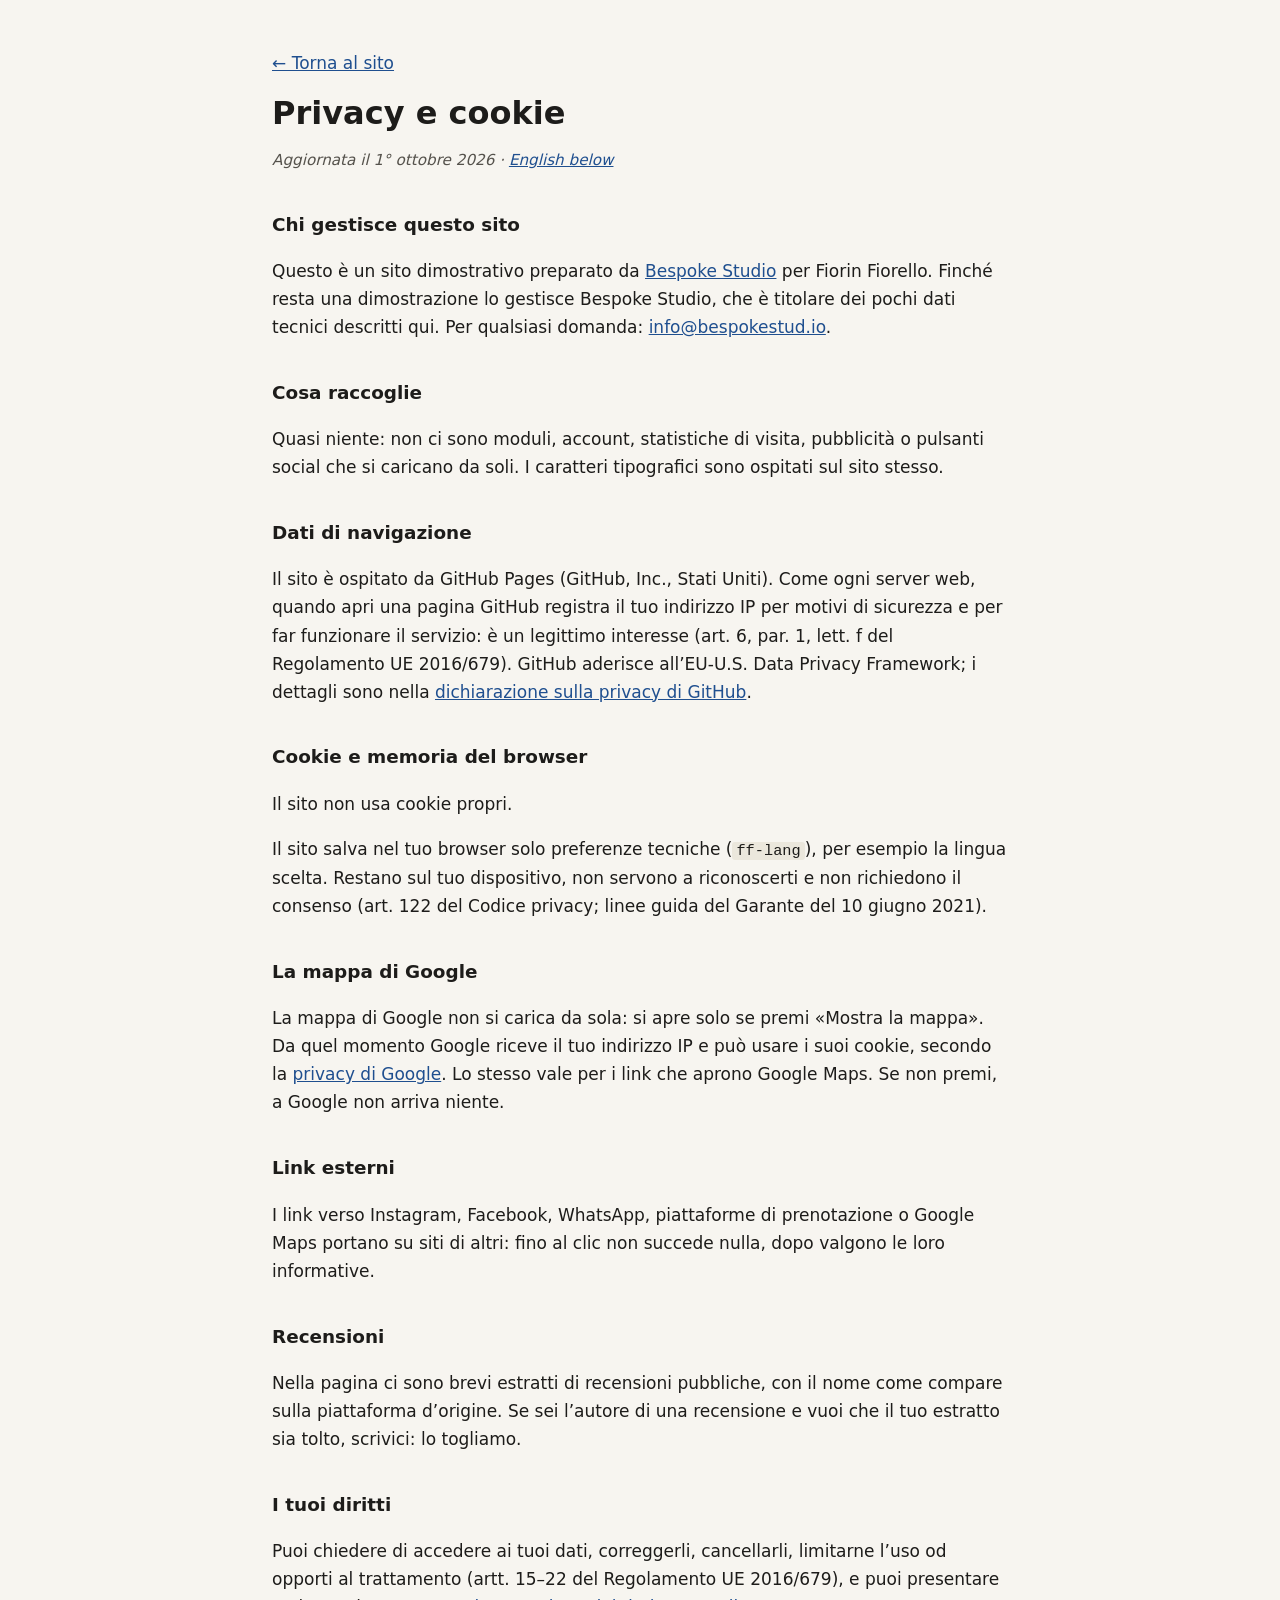
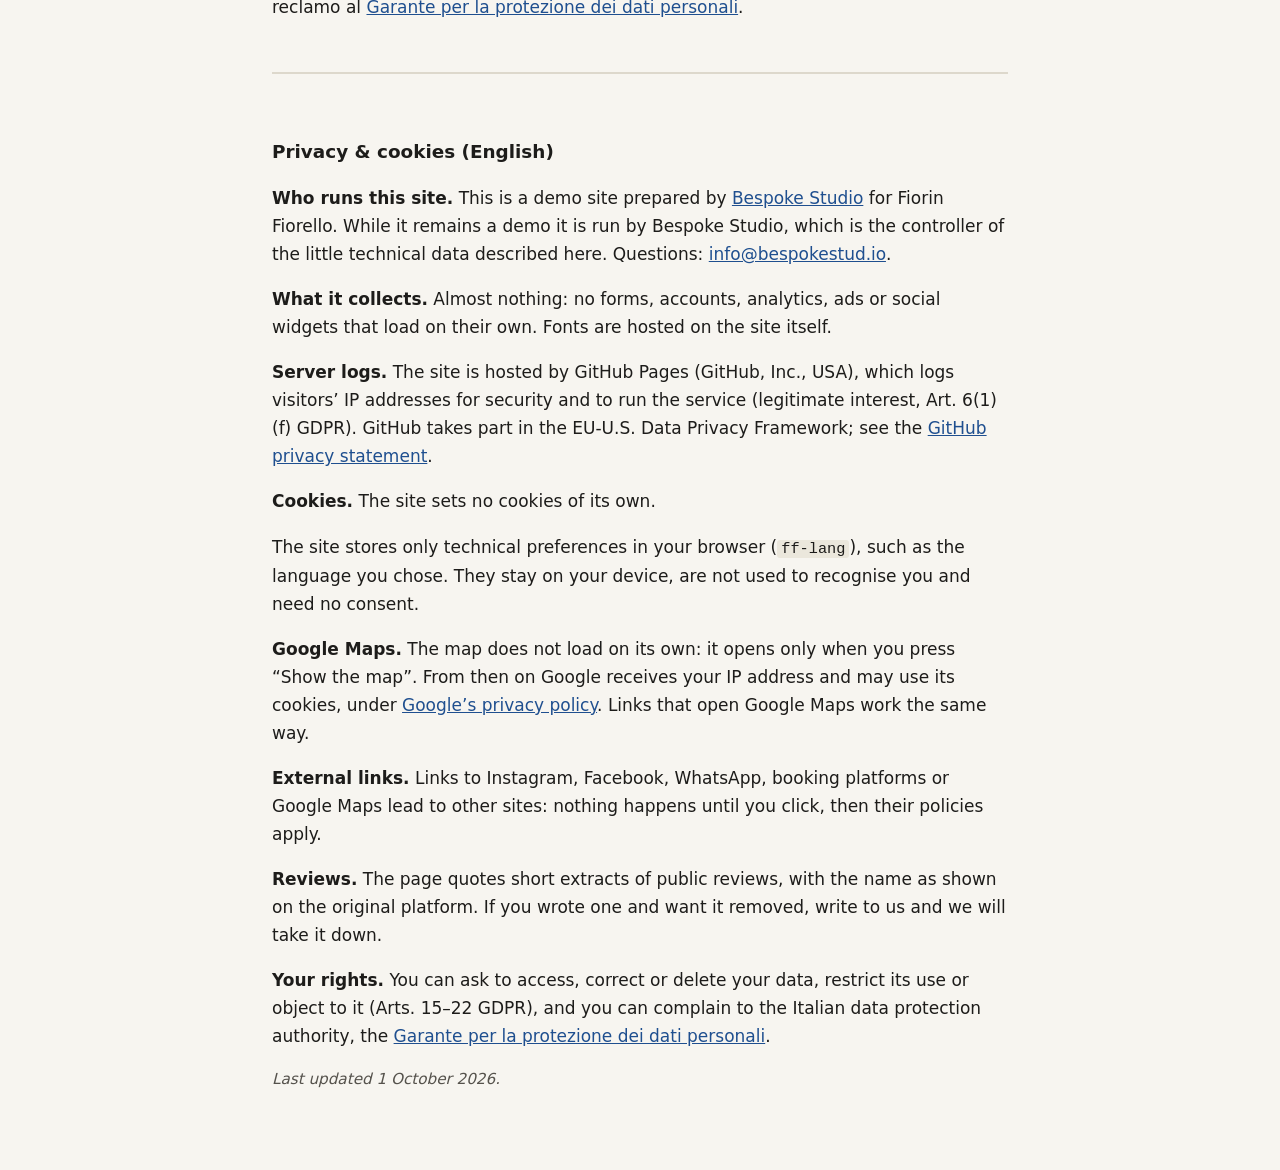
<file: privacy.html>
<!DOCTYPE html>
<html lang="it">
<head>
  <meta charset="UTF-8">
  <meta name="viewport" content="width=device-width, initial-scale=1.0">
  <meta name="robots" content="noindex">
  <title>Privacy e cookie · Fiorin Fiorello</title>
  <meta name="description" content="Informativa privacy e cookie del sito Fiorin Fiorello.">
  <style>
    body { margin: 0; background: #f7f5f0; color: #1d1c1a; font: 17px/1.65 system-ui, -apple-system, "Segoe UI", Roboto, sans-serif; }
    main { max-width: 46rem; margin: 0 auto; padding: 32px 20px 64px; }
    h1 { font-size: 2rem; line-height: 1.2; margin: 0.4em 0 0.2em; }
    h2 { font-size: 1.15rem; margin: 2em 0 0.4em; }
    a { color: #1f4f8f; }
    .data { color: #55524c; font-style: italic; font-size: 0.95rem; }
    .en { margin-top: 3em; padding-top: 1.5em; border-top: 2px solid #ddd8cc; }
    code { font-size: 0.9em; background: #ebe7dc; padding: 0 4px; border-radius: 3px; }
  </style>
</head>
<body>
<main>
  <p><a href="index.html">← Torna al sito</a></p>
  <h1>Privacy e cookie</h1>
  <p class="data">Aggiornata il 1° ottobre 2026 · <a href="#english" lang="en">English below</a></p>
  <h2>Chi gestisce questo sito</h2>
  <p>Questo è un sito dimostrativo preparato da <a href="https://bespokestud.io" rel="noopener">Bespoke Studio</a> per Fiorin Fiorello. Finché resta una dimostrazione lo gestisce Bespoke Studio, che è titolare dei pochi dati tecnici descritti qui. Per qualsiasi domanda: <a href="mailto:info@bespokestud.io">info@bespokestud.io</a>.</p>
  <h2>Cosa raccoglie</h2>
  <p>Quasi niente: non ci sono moduli, account, statistiche di visita, pubblicità o pulsanti social che si caricano da soli. I caratteri tipografici sono ospitati sul sito stesso.</p>
  <h2>Dati di navigazione</h2>
  <p>Il sito è ospitato da GitHub Pages (GitHub, Inc., Stati Uniti). Come ogni server web, quando apri una pagina GitHub registra il tuo indirizzo IP per motivi di sicurezza e per far funzionare il servizio: è un legittimo interesse (art. 6, par. 1, lett. f del Regolamento UE 2016/679). GitHub aderisce all’EU-U.S. Data Privacy Framework; i dettagli sono nella <a href="https://docs.github.com/site-policy/privacy-policies/github-general-privacy-statement" rel="noopener">dichiarazione sulla privacy di GitHub</a>.</p>
  
  <h2>Cookie e memoria del browser</h2>
  <p>Il sito non usa cookie propri.</p>
  <p>Il sito salva nel tuo browser solo preferenze tecniche (<code>ff-lang</code>), per esempio la lingua scelta. Restano sul tuo dispositivo, non servono a riconoscerti e non richiedono il consenso (art. 122 del Codice privacy; linee guida del Garante del 10 giugno 2021).</p>
  <h2>La mappa di Google</h2>
  <p>La mappa di Google non si carica da sola: si apre solo se premi «Mostra la mappa». Da quel momento Google riceve il tuo indirizzo IP e può usare i suoi cookie, secondo la <a href="https://policies.google.com/privacy?hl=it" rel="noopener">privacy di Google</a>. Lo stesso vale per i link che aprono Google Maps. Se non premi, a Google non arriva niente.</p>
  <h2>Link esterni</h2>
  <p>I link verso Instagram, Facebook, WhatsApp, piattaforme di prenotazione o Google Maps portano su siti di altri: fino al clic non succede nulla, dopo valgono le loro informative.</p>
  <h2>Recensioni</h2>
  <p>Nella pagina ci sono brevi estratti di recensioni pubbliche, con il nome come compare sulla piattaforma d’origine. Se sei l’autore di una recensione e vuoi che il tuo estratto sia tolto, scrivici: lo togliamo.</p>
  <h2>I tuoi diritti</h2>
  <p>Puoi chiedere di accedere ai tuoi dati, correggerli, cancellarli, limitarne l’uso od opporti al trattamento (artt. 15–22 del Regolamento UE 2016/679), e puoi presentare reclamo al <a href="https://www.garanteprivacy.it" rel="noopener">Garante per la protezione dei dati personali</a>.</p>
  <div class="en" id="english" lang="en">
    <h2>Privacy &amp; cookies (English)</h2>
    <p><strong>Who runs this site.</strong> This is a demo site prepared by <a href="https://bespokestud.io" rel="noopener">Bespoke Studio</a> for Fiorin Fiorello. While it remains a demo it is run by Bespoke Studio, which is the controller of the little technical data described here. Questions: <a href="mailto:info@bespokestud.io">info@bespokestud.io</a>.</p>
    <p><strong>What it collects.</strong> Almost nothing: no forms, accounts, analytics, ads or social widgets that load on their own. Fonts are hosted on the site itself.</p>
    <p><strong>Server logs.</strong> The site is hosted by GitHub Pages (GitHub, Inc., USA), which logs visitors’ IP addresses for security and to run the service (legitimate interest, Art. 6(1)(f) GDPR). GitHub takes part in the EU-U.S. Data Privacy Framework; see the <a href="https://docs.github.com/site-policy/privacy-policies/github-general-privacy-statement" rel="noopener">GitHub privacy statement</a>.</p>
    
    <p><strong>Cookies.</strong> The site sets no cookies of its own.</p>
    <p>The site stores only technical preferences in your browser (<code>ff-lang</code>), such as the language you chose. They stay on your device, are not used to recognise you and need no consent.</p>
    <p><strong>Google Maps.</strong> The map does not load on its own: it opens only when you press “Show the map”. From then on Google receives your IP address and may use its cookies, under <a href="https://policies.google.com/privacy?hl=en" rel="noopener">Google’s privacy policy</a>. Links that open Google Maps work the same way.</p>
    <p><strong>External links.</strong> Links to Instagram, Facebook, WhatsApp, booking platforms or Google Maps lead to other sites: nothing happens until you click, then their policies apply.</p>
    <p><strong>Reviews.</strong> The page quotes short extracts of public reviews, with the name as shown on the original platform. If you wrote one and want it removed, write to us and we will take it down.</p>
    <p><strong>Your rights.</strong> You can ask to access, correct or delete your data, restrict its use or object to it (Arts. 15–22 GDPR), and you can complain to the Italian data protection authority, the <a href="https://www.garanteprivacy.it" rel="noopener">Garante per la protezione dei dati personali</a>.</p>
    <p class="data">Last updated 1 October 2026.</p>
  </div>
</main>
</body>
</html>
</file>
